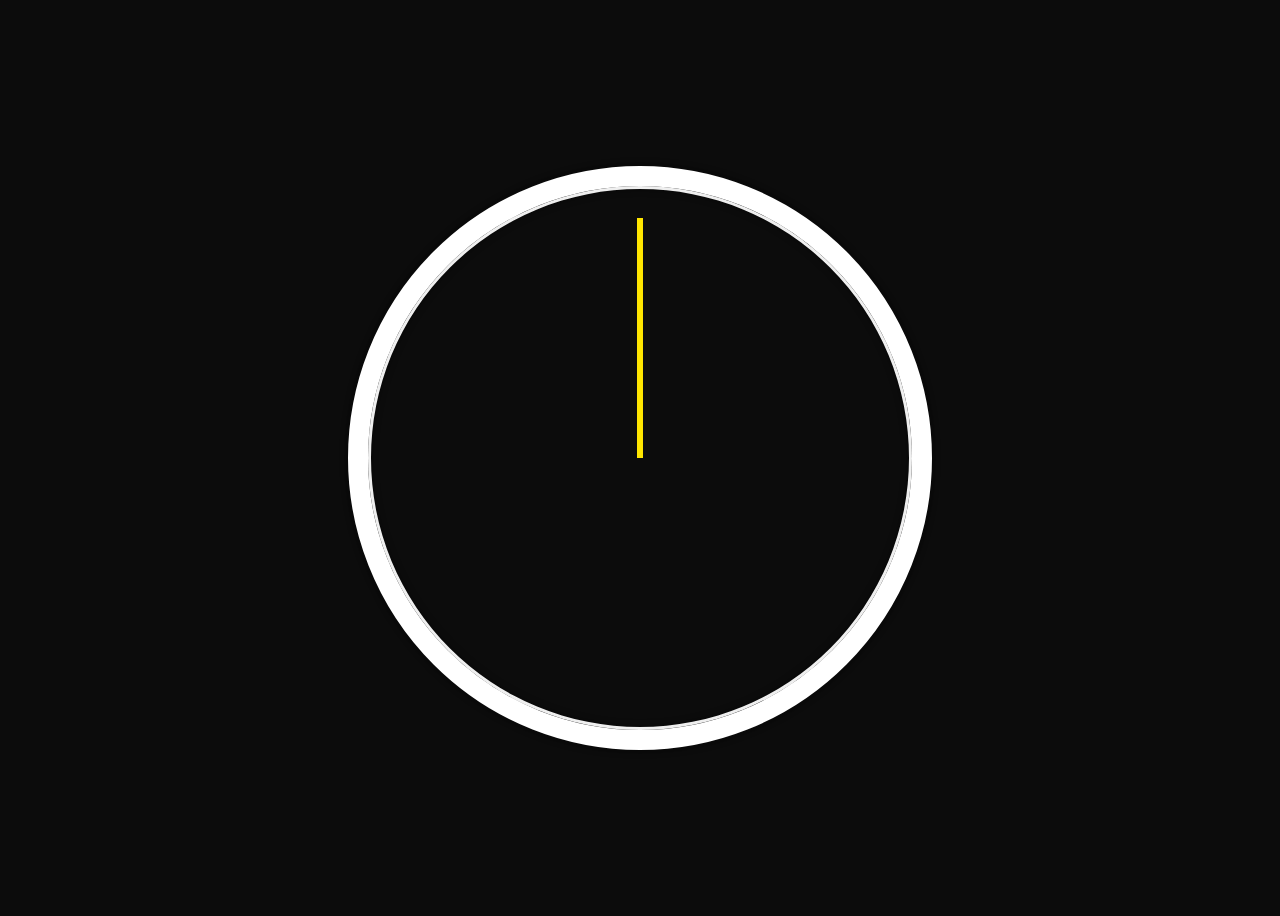
<file: Css_+_JS_Clock/index.html>
<!DOCTYPE html>
<html lang="en">
<head>
    <meta charset="UTF-8">
    <meta name="viewport" content="width=device-width, initial-scale=1.0">
    <title>Document</title>
    <link rel="stylesheet" href="style.css">
</head>
<body>
    <div class="clock">
        <div class="clock-face">
            <div class="hand hour-hand"></div>
            <div class="hand min-hand"></div> 
            <div class="hand second-hand"></div>
        </div>
    </div>
    
    <script src="main.js"></script>
</body>
</html>
</file>
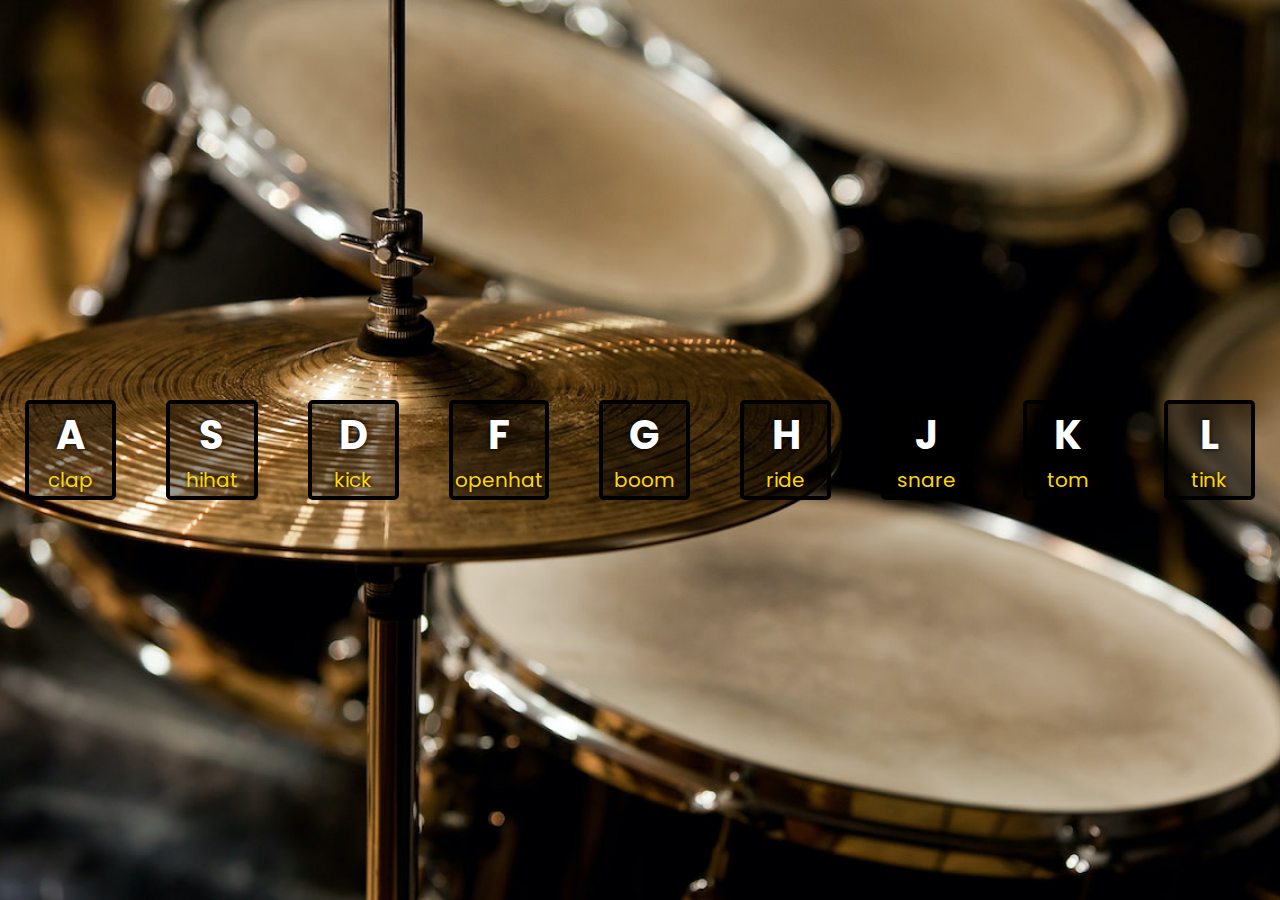
<file: JsDrumKit/index.html>
<!DOCTYPE html>
<html lang="en">
<head>
    <meta charset="UTF-8">
    <meta name="viewport" content="width=device-width, initial-scale=1.0">
    <title>Document</title>
    <link rel="stylesheet" href="style.css">
</head>
<body>

    <div class="keys">
        <div data-key="65" class="key">
            <kbd>A</kbd>
            <span class="sound">clap</span>
        </div>
        <div data-key="83" class="key">
            <kbd>S</kbd>
            <span class="sound">hihat</span>
        </div>
        <div data-key="68" class="key">
            <kbd>D</kbd>
            <span class="sound">kick</span>
        </div>
        <div data-key="70" class="key">
            <kbd>F</kbd>
            <span class="sound">openhat</span>
        </div>
        <div data-key="71" class="key">
            <kbd>G</kbd>
            <span class="sound">boom</span>
        </div>
        <div data-key="72" class="key">
            <kbd>H</kbd>
            <span class="sound">ride</span>
        </div>
        <div data-key="74" class="key">
            <kbd>J</kbd>
            <span class="sound">snare</span>
        </div>
        <div data-key="75" class="key">
            <kbd>K</kbd>
            <span class="sound">tom</span>
        </div>
        <div data-key="76" class="key">
            <kbd>L</kbd>
            <span class="sound">tink</span>
        </div>
    </div>

    <audio data-key="65" src="audio/clap-2-95736.mp3"></audio>
    <audio data-key="83" src="audio/tcp2-slide-hihat-completesoundaudio-419137.mp3"></audio>
    <audio data-key="68" src="audio/kick-drum-263837.mp3"></audio>
    <audio data-key="70" src="audio/openhat-164697.mp3"></audio>
    <audio data-key="72" src="audio/long-ride-cymbal-2-36337.mp3"></audio>
    <audio data-key="74" src="audio/snare-drum-341273.mp3"></audio>
    <audio data-key="75" src="audio/tom-0104-107508.mp3"></audio>

    <script src="main.js"></script>
</body>
</html>
</file>
<file: Css_+_JS_Clock/style.css>
html{
    background: #0c0c0c;
    padding: 0;
    margin: 0;
    box-sizing: border-box;
    text-align: center;
}
body{
    font-size: 32px;
    display: flex;
    flex: 1;
    min-height: 100vh;
    align-items: center;
}
.clock{
    width: 480px;
    height: 480px;
    border: 20px solid white;
    border-radius: 50%;
    margin: 50px auto;
    position: relative;
    padding: 32px;
    box-shadow: 
    0 0 0px 4px rgba(0, 0, 0, 0.1),
    inset 0 0 0 3px #efefef,
    inset 0 0 10px black,
    0 0 10px rgba(0, 0, 0, 0.2);
}
.clock-face{
    position: relative;
    width: 100%;
    height: 100%;
    transform: translateY(-3px);
}
.hand{
    width: 50%;
    height: 6px;
    background: rgb(255, 230, 0);
    position: absolute;
    top: 50%;
    transform-origin: 100%; /* makes the pivot point on the very right hand side (X- Axis) */
    transform: rotate(90deg);
    transition: all 0.05s;
    transition-timing-function: 
    cubic-bezier(0, 3.35, 0.58, 1);
}
</file>
<file: JsDrumKit/style.css>
@import url('https://fonts.googleapis.com/css2?family=Poppins:wght@300;400;500;600&display=swap');
*{
    margin: 0;
    padding: 0;
    box-sizing: border-box;
    font-family: "Poppins", sans-serif;
}
body{
    background-image: url(img/durms.jpeg);
    background-repeat: no-repeat;
    background-size: cover;
    background-position: center;
    min-height: 100vh;
    width: 100%;
}
.keys{
    display: flex;
    align-items: center;
    justify-content: center;
    height: 100vh;
}
.key{
    width: 100px;
    height: 100px;
    border: 4px solid black;
    border-radius: 5px;
    margin: 25px;
    font-size: 20px;
    padding: 10px;
    transition: all .07s ease;
    text-align: center;
    color: white;
    background: #00000066;
    text-shadow: 0 0 5px black;
    display: flex;
    flex-direction: column;
    justify-content: center;
    align-items: center;
}
kbd{
    font-size: 40px;
    font-weight: bold;
}
span{
    color: #ffd700;
}
</file>
